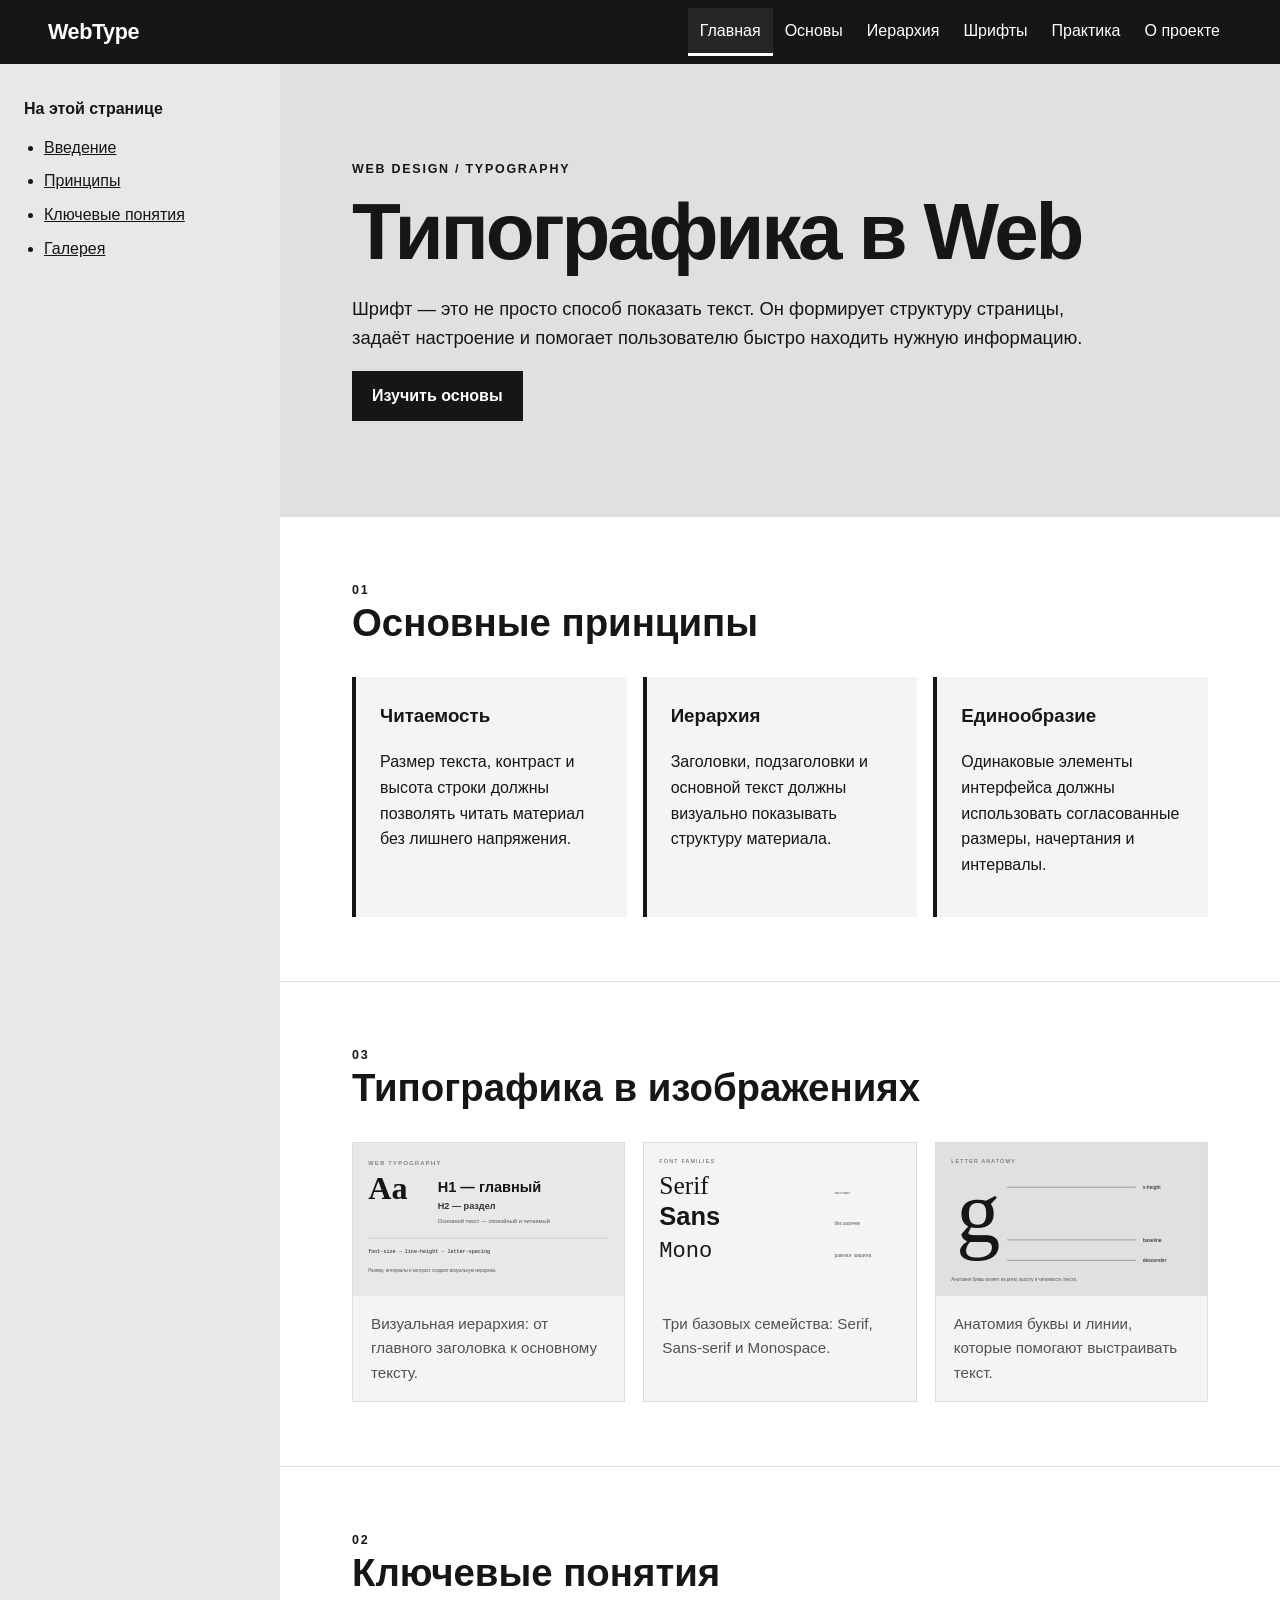
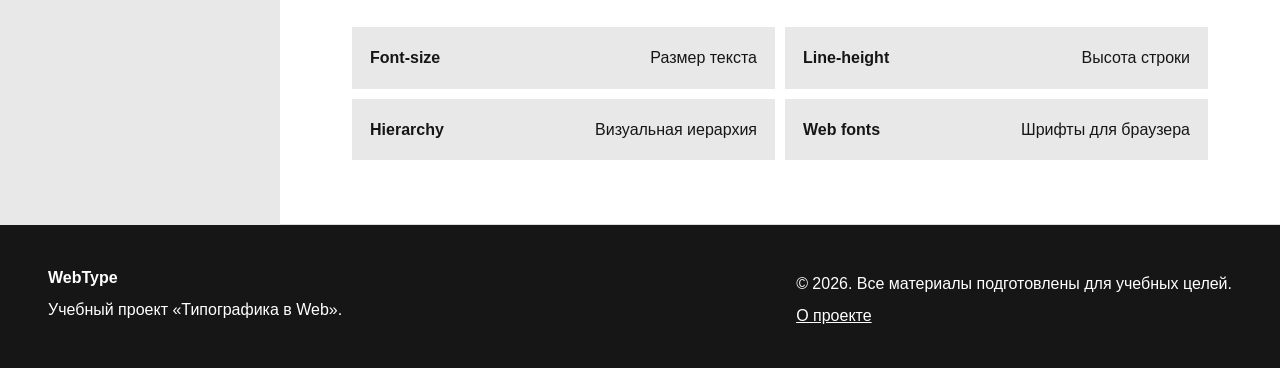
<file: index.html>
<!doctype html>
<html lang="ru">
<head>
  <meta charset="utf-8">
  <meta name="viewport" content="width=device-width, initial-scale=1">
  <title>WebType — Типографика в Web</title>
  <meta name="description" content="Учебный сайт о типографике в веб-разработке.">
  <link rel="stylesheet" href="https://1.www.s81c.com/common/carbon/2.40.0/css/carbon-components.min.css">
  <link rel="stylesheet" href="css/style.css">
  <script defer src="js/main.js"></script>
</head>
<body>
<header class="site-header">
  <div class="header-inner">
    <a class="logo" href="index.html">WebType</a>
    <button class="menu-button" type="button" aria-label="Открыть меню" aria-expanded="false" aria-controls="main-nav">Меню</button>
    <nav id="main-nav" class="main-nav" aria-label="Основная навигация">
      <a class="nav-link active" href="index.html">Главная</a>
      <a class="nav-link" href="basics.html">Основы</a>
      <a class="nav-link" href="hierarchy.html">Иерархия</a>
      <a class="nav-link" href="fonts.html">Шрифты</a>
      <a class="nav-link" href="practice.html">Практика</a>
      <a class="nav-link" href="about.html">О проекте</a>
    </nav>
  </div>
</header>

<div class="layout">
  <aside class="sidebar" aria-label="Разделы сайта">
    <h2>На этой странице</h2>
    <ul>
      <li><a href="#intro">Введение</a></li>
      <li><a href="#principles">Принципы</a></li>
      <li><a href="#cards">Ключевые понятия</a></li>
      <li><a href="#gallery">Галерея</a></li>
    </ul>
  </aside>

  <main class="content">
    <section id="intro" class="hero">
      <p class="eyebrow">WEB DESIGN / TYPOGRAPHY</p>
      <h1>Типографика в Web</h1>
      <p class="lead">Шрифт — это не просто способ показать текст. Он формирует структуру страницы, задаёт настроение и помогает пользователю быстро находить нужную информацию.</p>
      <a class="button" href="basics.html">Изучить основы</a>
    </section>

    <section id="principles" class="section">
      <div class="section-heading">
        <p class="eyebrow">01</p>
        <h2>Основные принципы</h2>
      </div>
      <div class="principles-grid">
        <article class="info-card"><h3>Читаемость</h3><p>Размер текста, контраст и высота строки должны позволять читать материал без лишнего напряжения.</p></article>
        <article class="info-card"><h3>Иерархия</h3><p>Заголовки, подзаголовки и основной текст должны визуально показывать структуру материала.</p></article>
        <article class="info-card"><h3>Единообразие</h3><p>Одинаковые элементы интерфейса должны использовать согласованные размеры, начертания и интервалы.</p></article>
      </div>
    </section>


    <section id="gallery" class="section">
      <div class="section-heading"><p class="eyebrow">03</p><h2>Типографика в изображениях</h2></div>
      <div class="image-gallery">
        <figure class="image-card">
          <img src="images/typography-hierarchy.svg" alt="Пример визуальной типографической иерархии">
          <figcaption>Визуальная иерархия: от главного заголовка к основному тексту.</figcaption>
        </figure>
        <figure class="image-card">
          <img src="images/font-families.svg" alt="Сравнение семейств Serif, Sans и Mono">
          <figcaption>Три базовых семейства: Serif, Sans-serif и Monospace.</figcaption>
        </figure>
        <figure class="image-card">
          <img src="images/letter-anatomy.svg" alt="Анатомия буквы и основные линии текста">
          <figcaption>Анатомия буквы и линии, которые помогают выстраивать текст.</figcaption>
        </figure>
      </div>
    </section>

    <section id="cards" class="section">
      <div class="section-heading"><p class="eyebrow">02</p><h2>Ключевые понятия</h2></div>
      <div class="concept-list">
        <a class="concept" href="basics.html"><strong>Font-size</strong><span>Размер текста</span></a>
        <a class="concept" href="basics.html"><strong>Line-height</strong><span>Высота строки</span></a>
        <a class="concept" href="hierarchy.html"><strong>Hierarchy</strong><span>Визуальная иерархия</span></a>
        <a class="concept" href="fonts.html"><strong>Web fonts</strong><span>Шрифты для браузера</span></a>
      </div>
    </section>
  </main>
</div>

<footer class="site-footer">
  <div><strong>WebType</strong><p>Учебный проект «Типографика в Web».</p></div>
  <div><p>© 2026. Все материалы подготовлены для учебных целей.</p><a href="about.html">О проекте</a></div>
</footer>
</body>
</html>
</file>
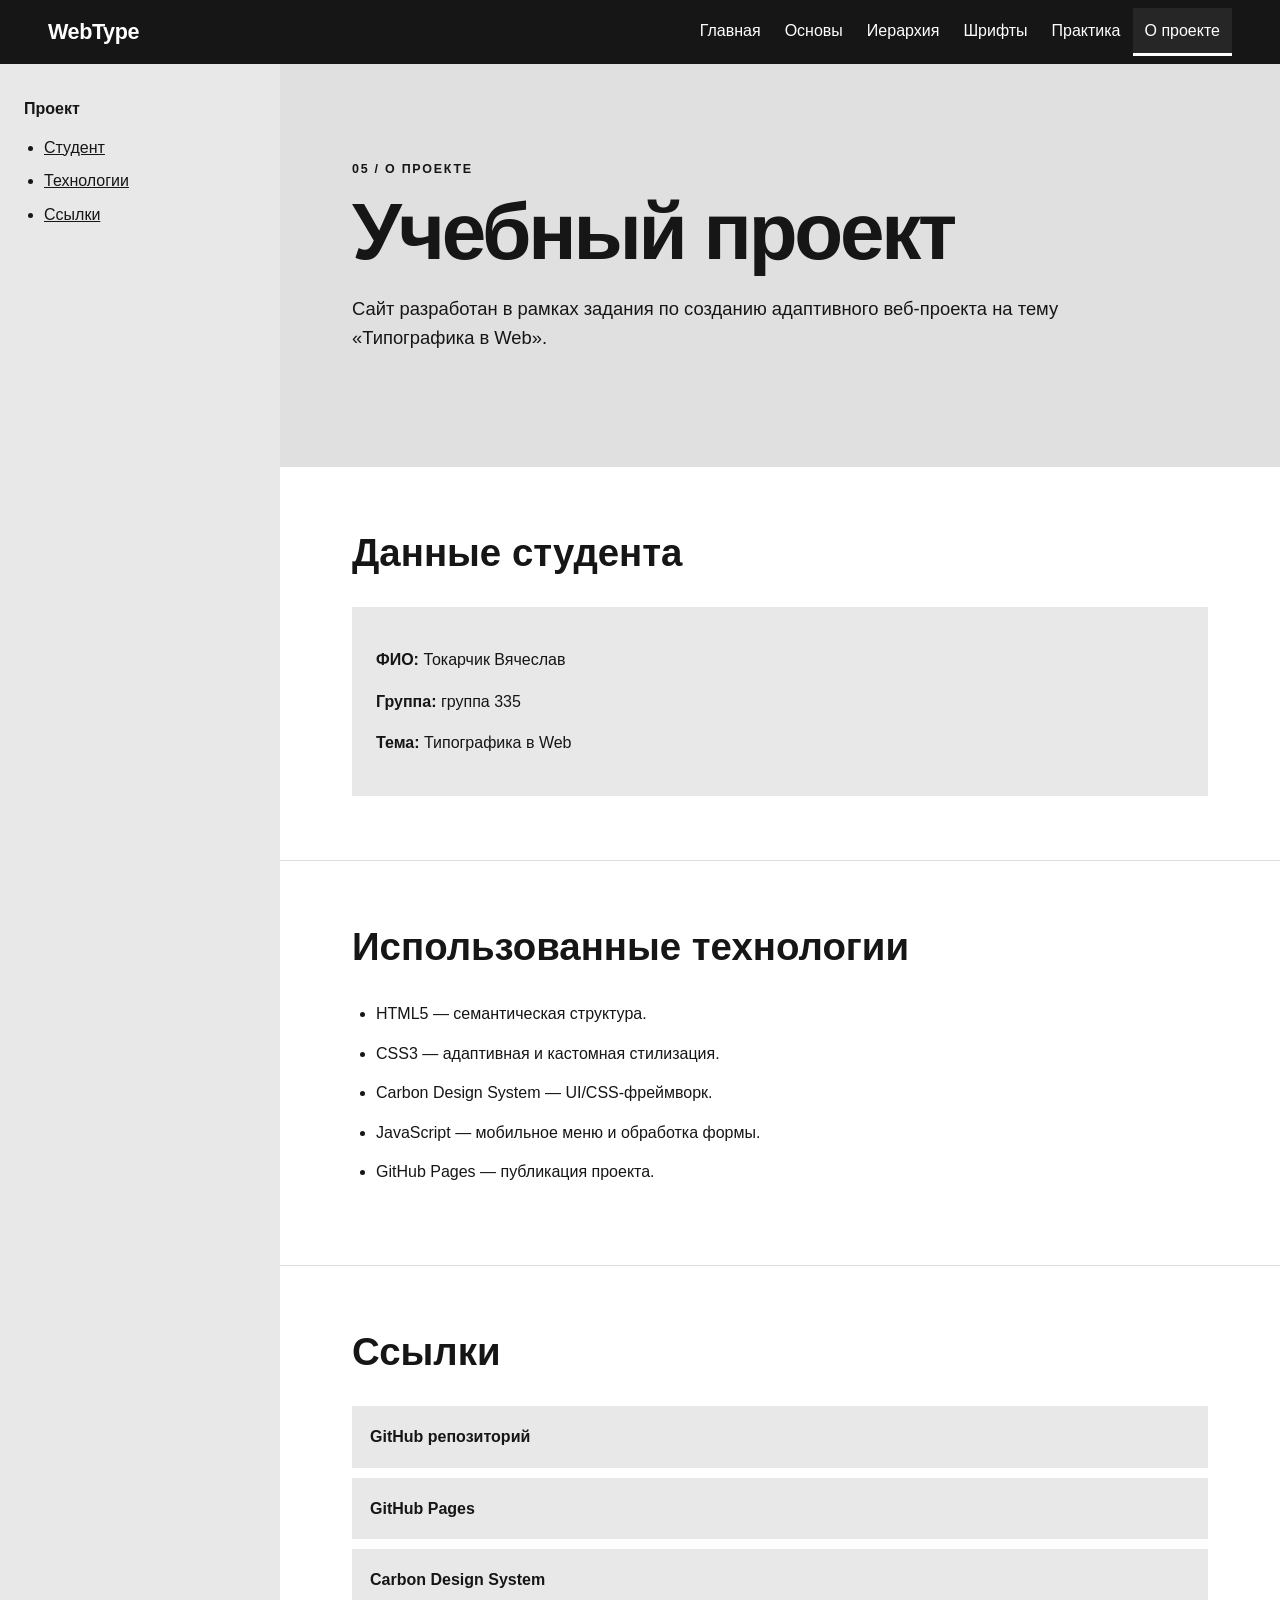
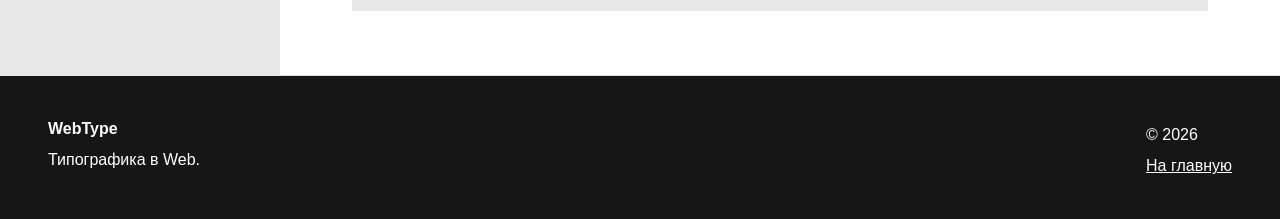
<file: about.html>
<!doctype html>
<html lang="ru"><head><meta charset="utf-8"><meta name="viewport" content="width=device-width, initial-scale=1"><title>О проекте — WebType</title>
<link rel="stylesheet" href="https://1.www.s81c.com/common/carbon/2.40.0/css/carbon-components.min.css"><link rel="stylesheet" href="css/style.css"><script defer src="js/main.js"></script></head>
<body><header class="site-header"><div class="header-inner"><a class="logo" href="index.html">WebType</a><button class="menu-button" type="button" aria-label="Открыть меню" aria-expanded="false" aria-controls="main-nav">Меню</button><nav id="main-nav" class="main-nav" aria-label="Основная навигация">
<a class="nav-link" href="index.html">Главная</a><a class="nav-link" href="basics.html">Основы</a><a class="nav-link" href="hierarchy.html">Иерархия</a><a class="nav-link" href="fonts.html">Шрифты</a><a class="nav-link" href="practice.html">Практика</a><a class="nav-link active" href="about.html">О проекте</a></nav></div></header>
<div class="layout"><aside class="sidebar"><h2>Проект</h2><ul><li><a href="#student">Студент</a></li><li><a href="#stack">Технологии</a></li><li><a href="#links">Ссылки</a></li></ul></aside>
<main class="content"><section class="page-title"><p class="eyebrow">05 / О ПРОЕКТЕ</p><h1>Учебный проект</h1><p class="lead">Сайт разработан в рамках задания по созданию адаптивного веб-проекта на тему «Типографика в Web».</p></section>
<section id="student" class="section"><h2>Данные студента</h2><div class="student-card"><p><strong>ФИО:</strong> Токарчик Вячеслав</p><p><strong>Группа:</strong> группа 335</p><p><strong>Тема:</strong> Типографика в Web</p></div></section>
<section id="stack" class="section"><h2>Использованные технологии</h2><ul class="feature-list"><li>HTML5 — семантическая структура.</li><li>CSS3 — адаптивная и кастомная стилизация.</li><li>Carbon Design System — UI/CSS-фреймворк.</li><li>JavaScript — мобильное меню и обработка формы.</li><li>GitHub Pages — публикация проекта.</li></ul></section>
<section id="links" class="section"><h2>Ссылки</h2><div class="links-grid"><a href="https://github.com/" target="_blank" rel="noopener">GitHub репозиторий</a><a href="https://pages.github.com/" target="_blank" rel="noopener">GitHub Pages</a><a href="https://carbondesignsystem.com/" target="_blank" rel="noopener">Carbon Design System</a></div></section></main></div>
<footer class="site-footer"><div><strong>WebType</strong><p>Типографика в Web.</p></div><div><p>© 2026</p><a href="index.html">На главную</a></div></footer></body></html>
</file>
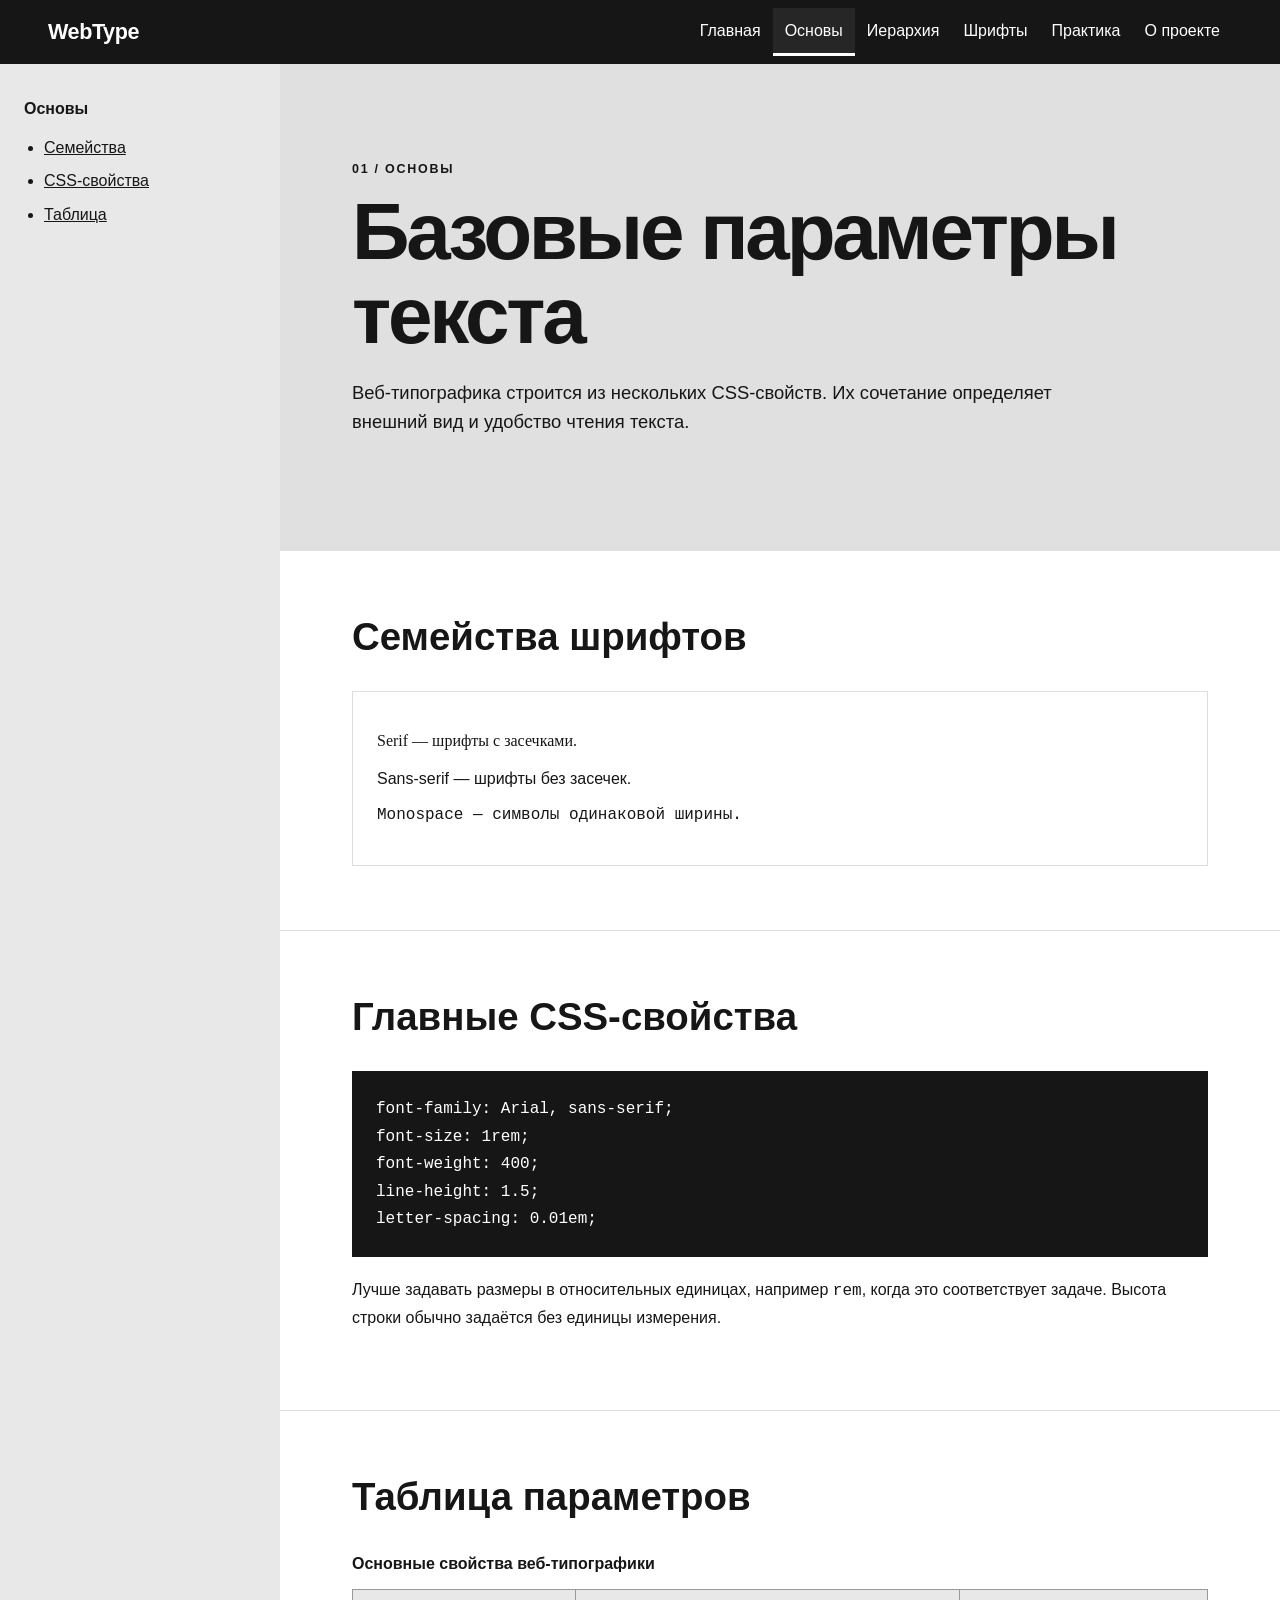
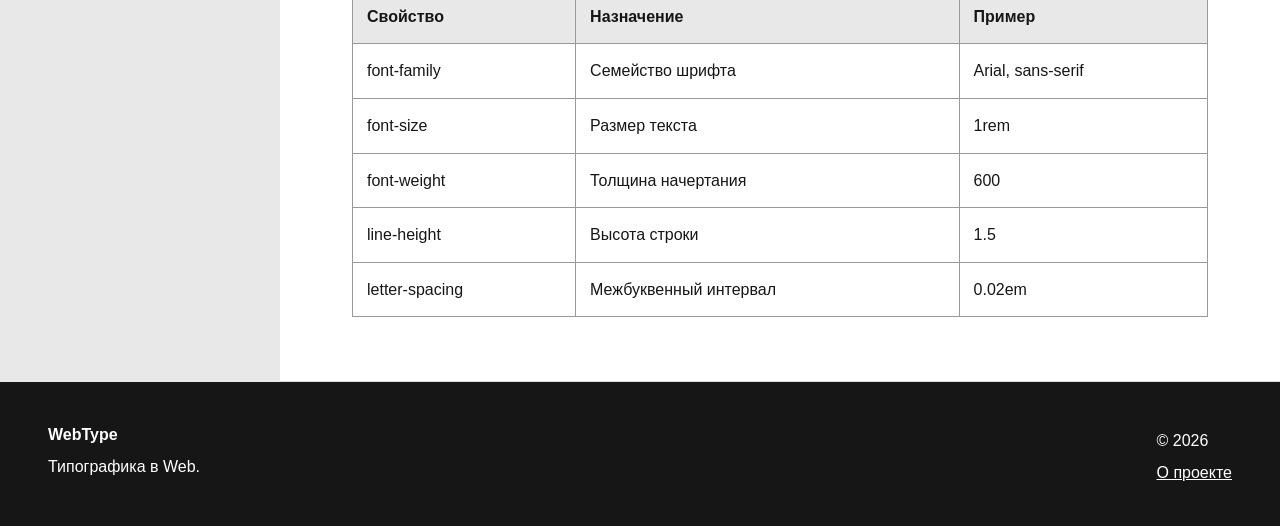
<file: basics.html>
<!doctype html>
<html lang="ru">
<head>
<meta charset="utf-8"><meta name="viewport" content="width=device-width, initial-scale=1">
<title>Основы — WebType</title>
<link rel="stylesheet" href="https://1.www.s81c.com/common/carbon/2.40.0/css/carbon-components.min.css">
<link rel="stylesheet" href="css/style.css"><script defer src="js/main.js"></script>
</head>
<body>
<header class="site-header"><div class="header-inner"><a class="logo" href="index.html">WebType</a><button class="menu-button" type="button" aria-label="Открыть меню" aria-expanded="false" aria-controls="main-nav">Меню</button><nav id="main-nav" class="main-nav" aria-label="Основная навигация">
<a class="nav-link" href="index.html">Главная</a><a class="nav-link active" href="basics.html">Основы</a><a class="nav-link" href="hierarchy.html">Иерархия</a><a class="nav-link" href="fonts.html">Шрифты</a><a class="nav-link" href="practice.html">Практика</a><a class="nav-link" href="about.html">О проекте</a>
</nav></div></header>
<div class="layout"><aside class="sidebar"><h2>Основы</h2><ul><li><a href="#family">Семейства</a></li><li><a href="#properties">CSS-свойства</a></li><li><a href="#table">Таблица</a></li></ul></aside>
<main class="content"><section class="page-title"><p class="eyebrow">01 / ОСНОВЫ</p><h1>Базовые параметры текста</h1><p class="lead">Веб-типографика строится из нескольких CSS-свойств. Их сочетание определяет внешний вид и удобство чтения текста.</p></section>
<section id="family" class="section"><h2>Семейства шрифтов</h2><div class="type-demo"><p class="serif">Serif — шрифты с засечками.</p><p class="sans">Sans-serif — шрифты без засечек.</p><p class="mono">Monospace — символы одинаковой ширины.</p></div></section>
<section id="properties" class="section"><h2>Главные CSS-свойства</h2><div class="code-card"><code>font-family: Arial, sans-serif;<br>font-size: 1rem;<br>font-weight: 400;<br>line-height: 1.5;<br>letter-spacing: 0.01em;</code></div><p>Лучше задавать размеры в относительных единицах, например <code>rem</code>, когда это соответствует задаче. Высота строки обычно задаётся без единицы измерения.</p></section>
<section id="table" class="section"><h2>Таблица параметров</h2><div class="table-wrap"><table><caption>Основные свойства веб-типографики</caption><thead><tr><th>Свойство</th><th>Назначение</th><th>Пример</th></tr></thead><tbody>
<tr><td>font-family</td><td>Семейство шрифта</td><td>Arial, sans-serif</td></tr>
<tr><td>font-size</td><td>Размер текста</td><td>1rem</td></tr>
<tr><td>font-weight</td><td>Толщина начертания</td><td>600</td></tr>
<tr><td>line-height</td><td>Высота строки</td><td>1.5</td></tr>
<tr><td>letter-spacing</td><td>Межбуквенный интервал</td><td>0.02em</td></tr>
</tbody></table></div></section></main></div>
<footer class="site-footer"><div><strong>WebType</strong><p>Типографика в Web.</p></div><div><p>© 2026</p><a href="about.html">О проекте</a></div></footer>
</body></html>
</file>
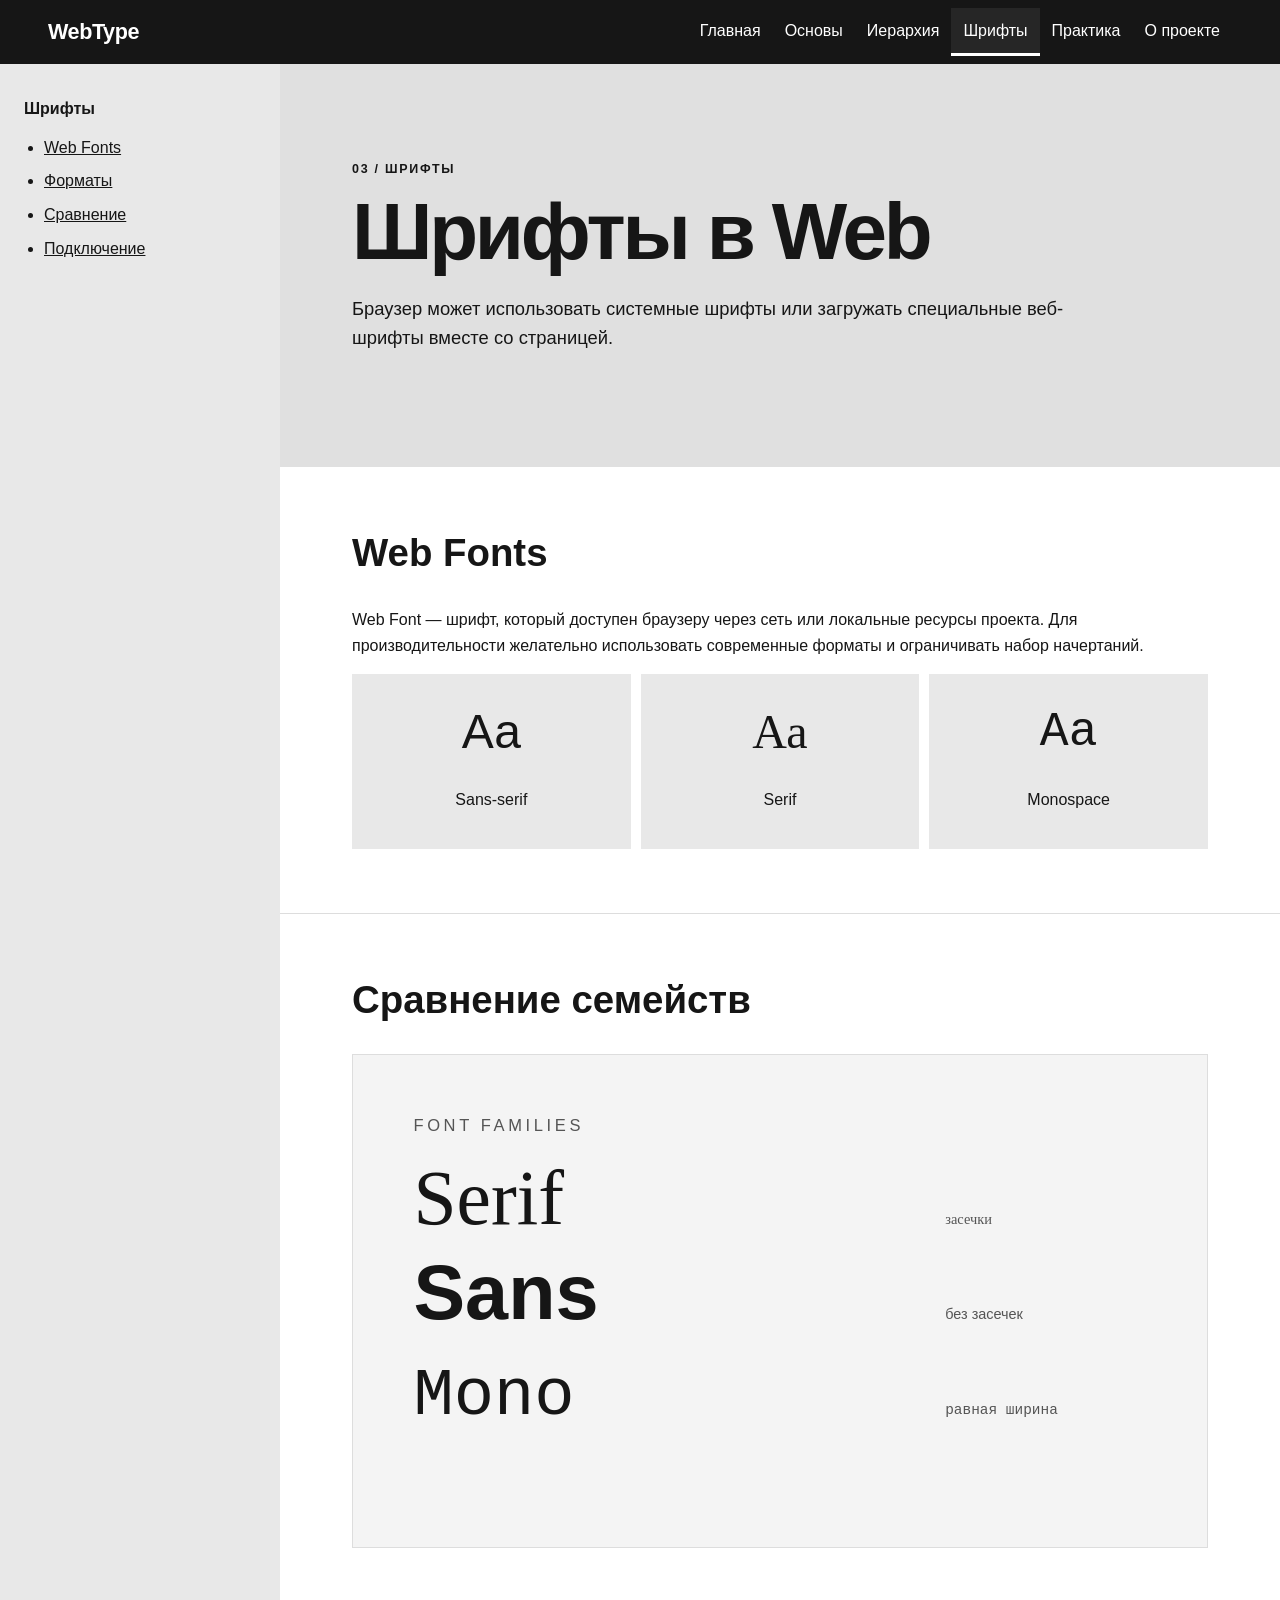
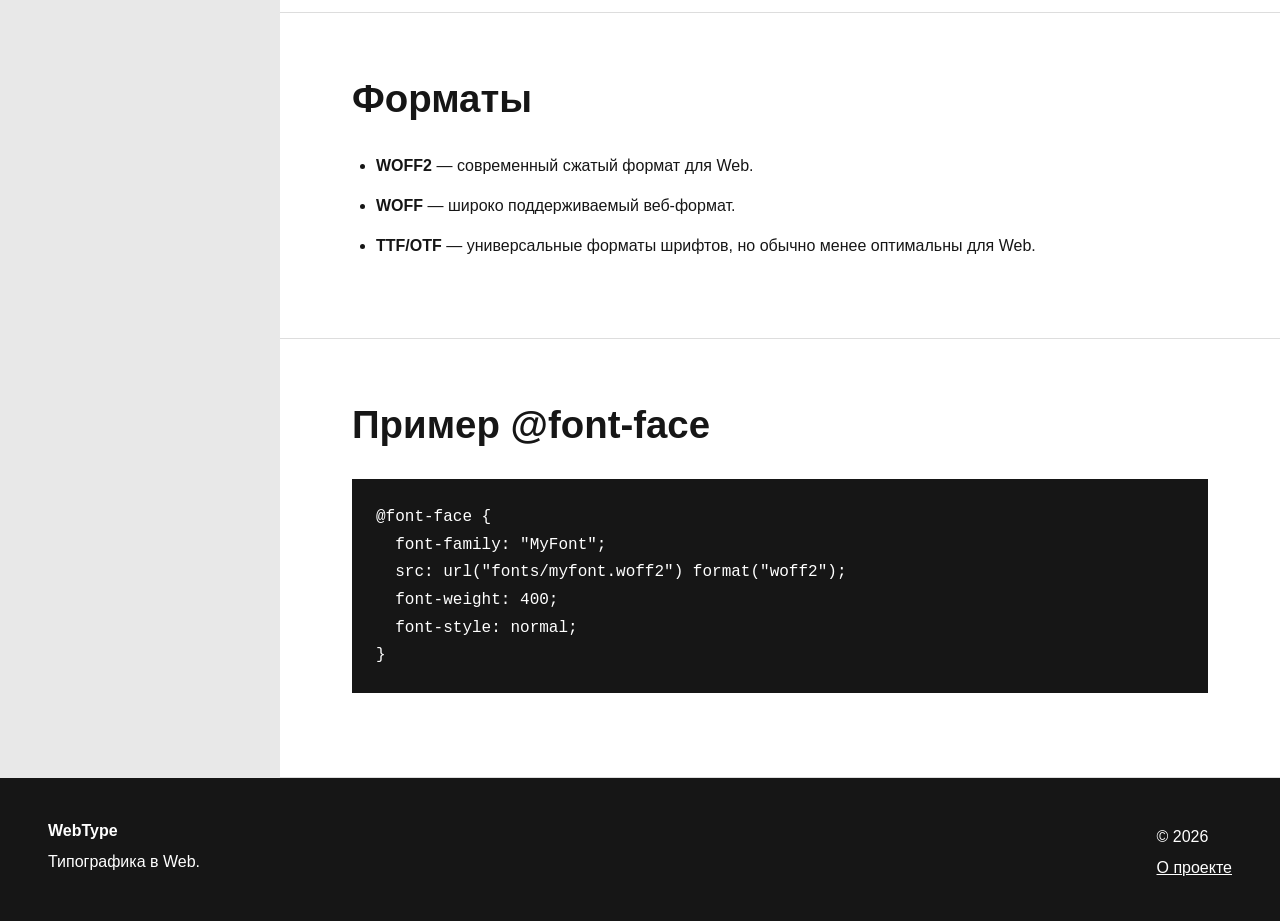
<file: fonts.html>
<!doctype html>
<html lang="ru"><head><meta charset="utf-8"><meta name="viewport" content="width=device-width, initial-scale=1"><title>Шрифты — WebType</title>
<link rel="stylesheet" href="https://1.www.s81c.com/common/carbon/2.40.0/css/carbon-components.min.css"><link rel="stylesheet" href="css/style.css"><script defer src="js/main.js"></script></head>
<body><header class="site-header"><div class="header-inner"><a class="logo" href="index.html">WebType</a><button class="menu-button" type="button" aria-label="Открыть меню" aria-expanded="false" aria-controls="main-nav">Меню</button><nav id="main-nav" class="main-nav" aria-label="Основная навигация">
<a class="nav-link" href="index.html">Главная</a><a class="nav-link" href="basics.html">Основы</a><a class="nav-link" href="hierarchy.html">Иерархия</a><a class="nav-link active" href="fonts.html">Шрифты</a><a class="nav-link" href="practice.html">Практика</a><a class="nav-link" href="about.html">О проекте</a></nav></div></header>
<div class="layout"><aside class="sidebar"><h2>Шрифты</h2><ul><li><a href="#webfonts">Web Fonts</a></li><li><a href="#formats">Форматы</a></li><li><a href="#font-image">Сравнение</a></li><li><a href="#code">Подключение</a></li></ul></aside>
<main class="content"><section class="page-title"><p class="eyebrow">03 / ШРИФТЫ</p><h1>Шрифты в Web</h1><p class="lead">Браузер может использовать системные шрифты или загружать специальные веб-шрифты вместе со страницей.</p></section>
<section id="webfonts" class="section"><h2>Web Fonts</h2><p>Web Font — шрифт, который доступен браузеру через сеть или локальные ресурсы проекта. Для производительности желательно использовать современные форматы и ограничивать набор начертаний.</p><div class="font-showcase"><div><span>Аа</span><p>Sans-serif</p></div><div><span class="serif">Аа</span><p>Serif</p></div><div><span class="mono">Аа</span><p>Monospace</p></div></div></section>
<section id="font-image" class="section"><h2>Сравнение семейств</h2>
<div class="single-image"><img src="images/font-families.svg" alt="Сравнение шрифтовых семейств"></div>
</section>
<section id="formats" class="section"><h2>Форматы</h2><ul class="feature-list"><li><strong>WOFF2</strong> — современный сжатый формат для Web.</li><li><strong>WOFF</strong> — широко поддерживаемый веб-формат.</li><li><strong>TTF/OTF</strong> — универсальные форматы шрифтов, но обычно менее оптимальны для Web.</li></ul></section>
<section id="code" class="section"><h2>Пример @font-face</h2><div class="code-card"><code>@font-face {<br>&nbsp;&nbsp;font-family: "MyFont";<br>&nbsp;&nbsp;src: url("fonts/myfont.woff2") format("woff2");<br>&nbsp;&nbsp;font-weight: 400;<br>&nbsp;&nbsp;font-style: normal;<br>}</code></div></section></main></div>
<footer class="site-footer"><div><strong>WebType</strong><p>Типографика в Web.</p></div><div><p>© 2026</p><a href="about.html">О проекте</a></div></footer></body></html>
</file>
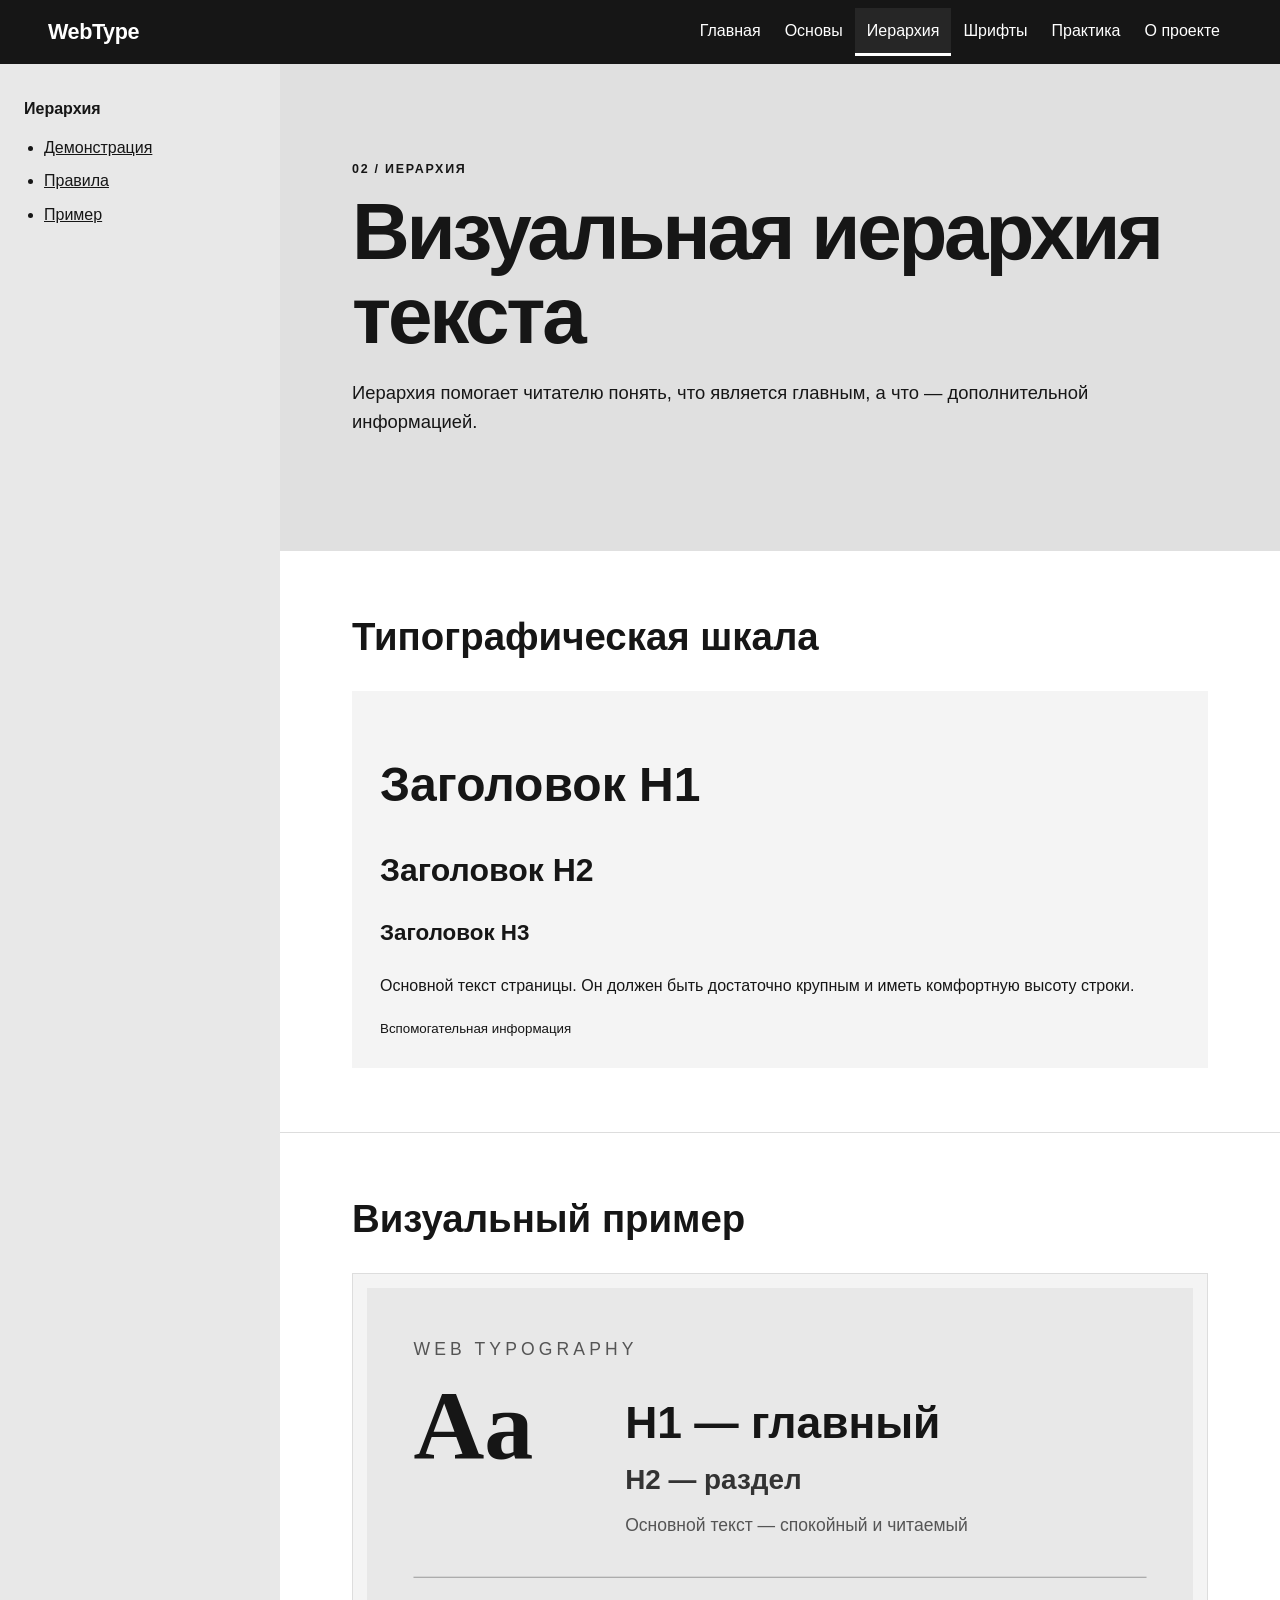
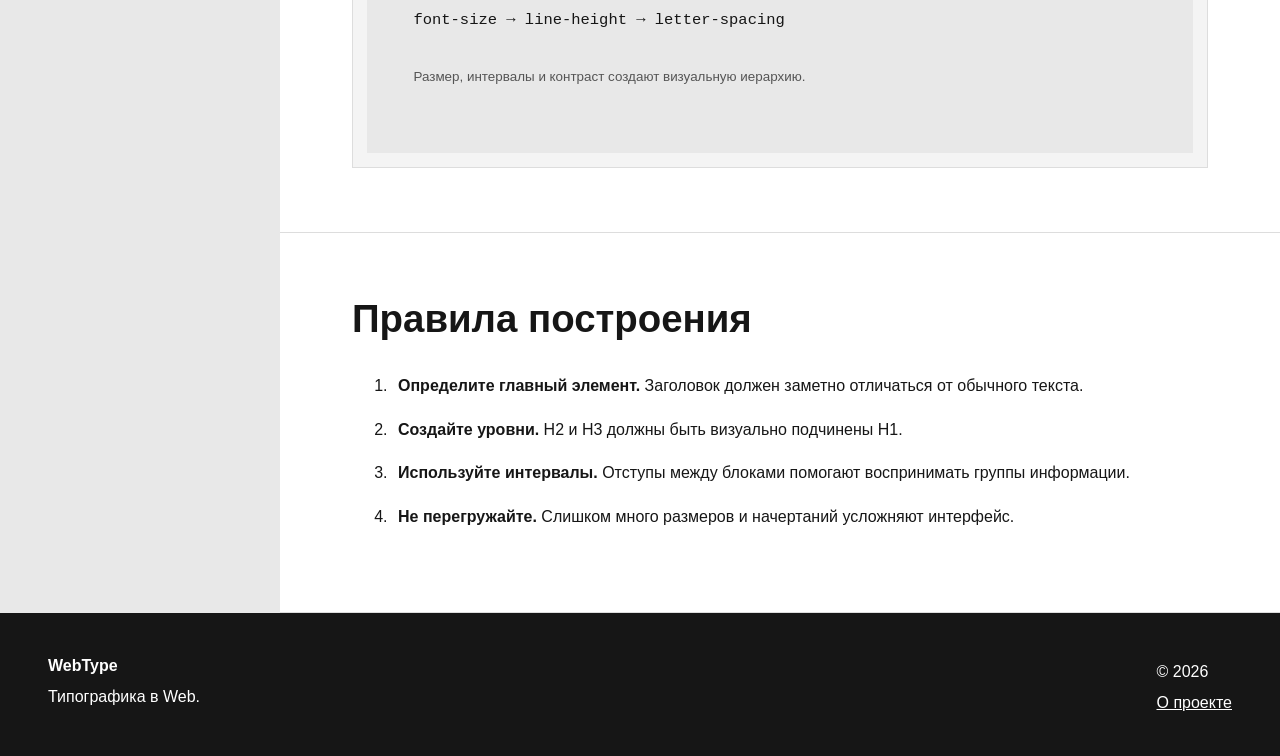
<file: hierarchy.html>
<!doctype html>
<html lang="ru"><head><meta charset="utf-8"><meta name="viewport" content="width=device-width, initial-scale=1"><title>Иерархия — WebType</title>
<link rel="stylesheet" href="https://1.www.s81c.com/common/carbon/2.40.0/css/carbon-components.min.css"><link rel="stylesheet" href="css/style.css"><script defer src="js/main.js"></script></head>
<body><header class="site-header"><div class="header-inner"><a class="logo" href="index.html">WebType</a><button class="menu-button" type="button" aria-label="Открыть меню" aria-expanded="false" aria-controls="main-nav">Меню</button><nav id="main-nav" class="main-nav" aria-label="Основная навигация">
<a class="nav-link" href="index.html">Главная</a><a class="nav-link" href="basics.html">Основы</a><a class="nav-link active" href="hierarchy.html">Иерархия</a><a class="nav-link" href="fonts.html">Шрифты</a><a class="nav-link" href="practice.html">Практика</a><a class="nav-link" href="about.html">О проекте</a></nav></div></header>
<div class="layout"><aside class="sidebar"><h2>Иерархия</h2><ul><li><a href="#demo">Демонстрация</a></li><li><a href="#rules">Правила</a></li><li><a href="#visual-example">Пример</a></li></ul></aside>
<main class="content"><section class="page-title"><p class="eyebrow">02 / ИЕРАРХИЯ</p><h1>Визуальная иерархия текста</h1><p class="lead">Иерархия помогает читателю понять, что является главным, а что — дополнительной информацией.</p></section>
<section id="demo" class="section"><h2>Типографическая шкала</h2><div class="hierarchy-demo"><h1>Заголовок H1</h1><h2>Заголовок H2</h2><h3>Заголовок H3</h3><p>Основной текст страницы. Он должен быть достаточно крупным и иметь комфортную высоту строки.</p><small>Вспомогательная информация</small></div></section>
<section id="visual-example" class="section"><h2>Визуальный пример</h2>
<div class="single-image"><img src="images/typography-hierarchy.svg" alt="Пример типографической иерархии"></div>
</section>
<section id="rules" class="section"><h2>Правила построения</h2><ol class="number-list"><li><strong>Определите главный элемент.</strong> Заголовок должен заметно отличаться от обычного текста.</li><li><strong>Создайте уровни.</strong> H2 и H3 должны быть визуально подчинены H1.</li><li><strong>Используйте интервалы.</strong> Отступы между блоками помогают воспринимать группы информации.</li><li><strong>Не перегружайте.</strong> Слишком много размеров и начертаний усложняют интерфейс.</li></ol></section></main></div>
<footer class="site-footer"><div><strong>WebType</strong><p>Типографика в Web.</p></div><div><p>© 2026</p><a href="about.html">О проекте</a></div></footer></body></html>
</file>
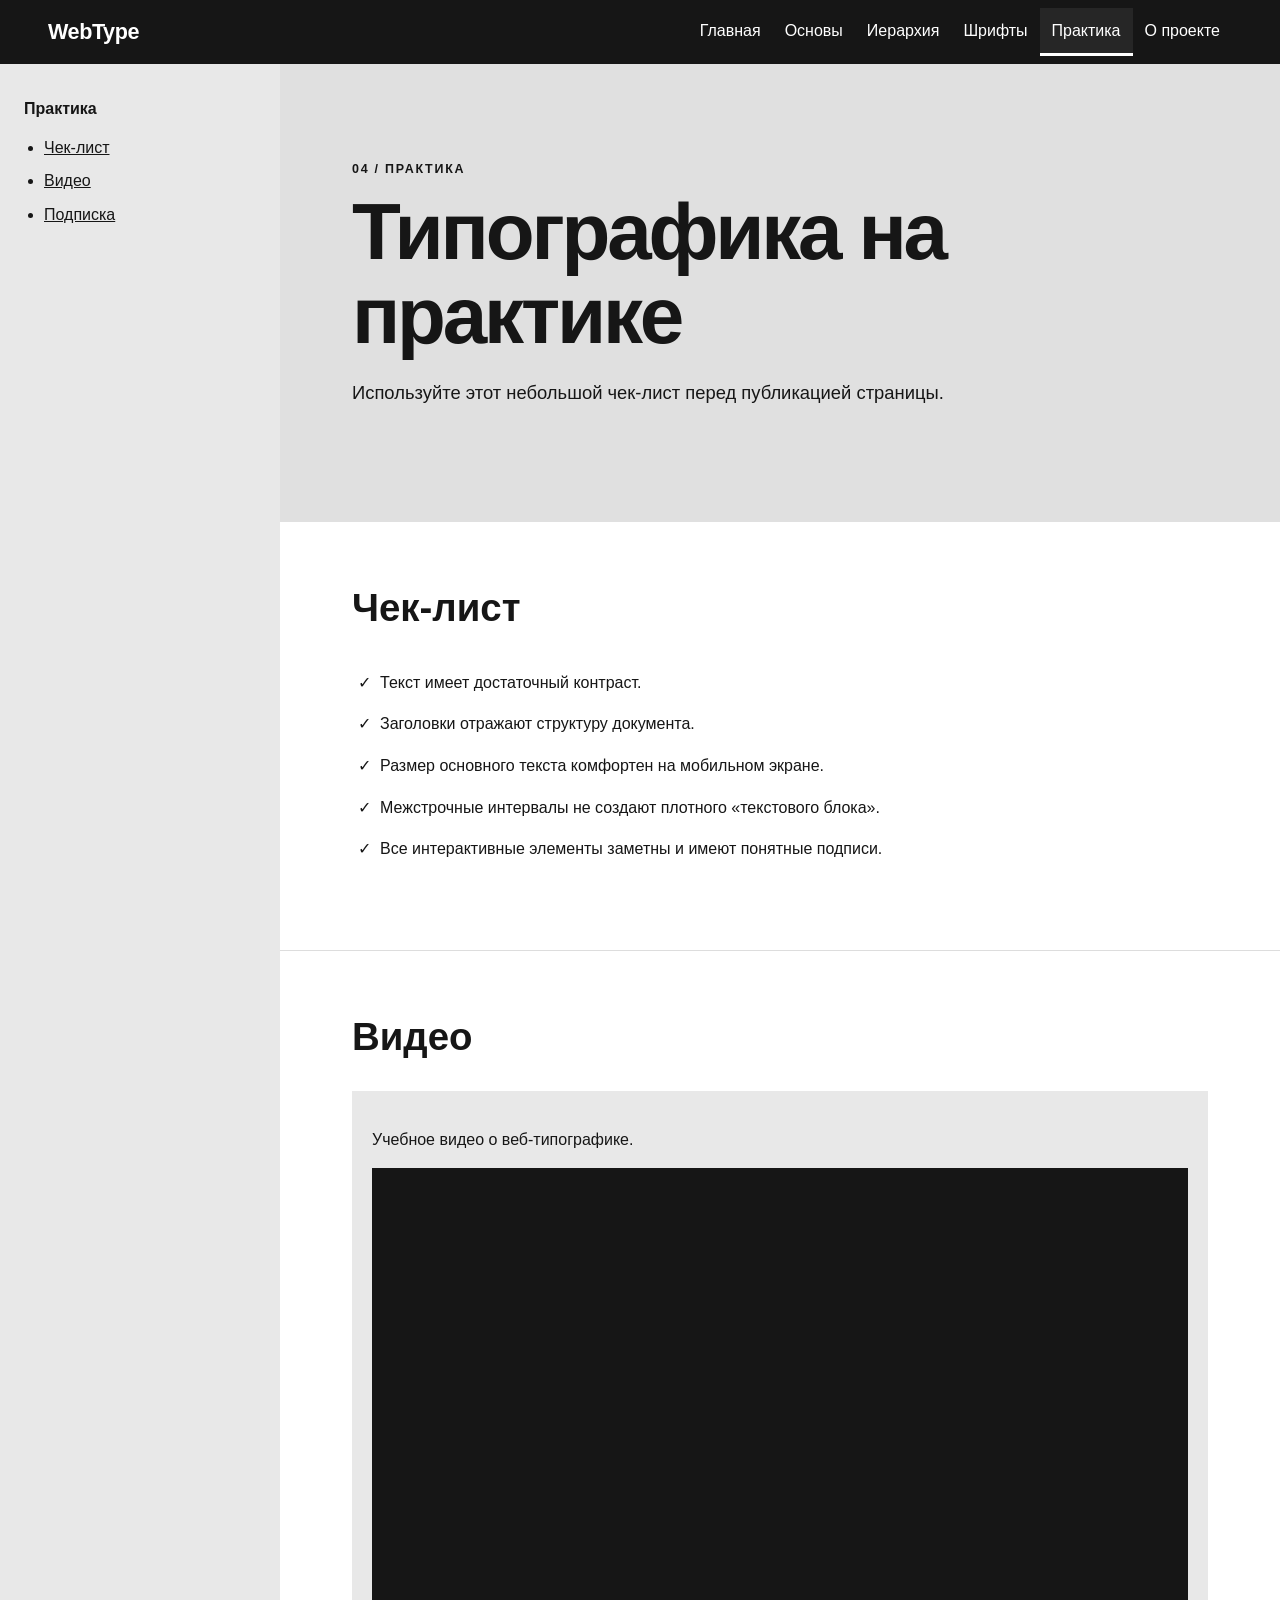
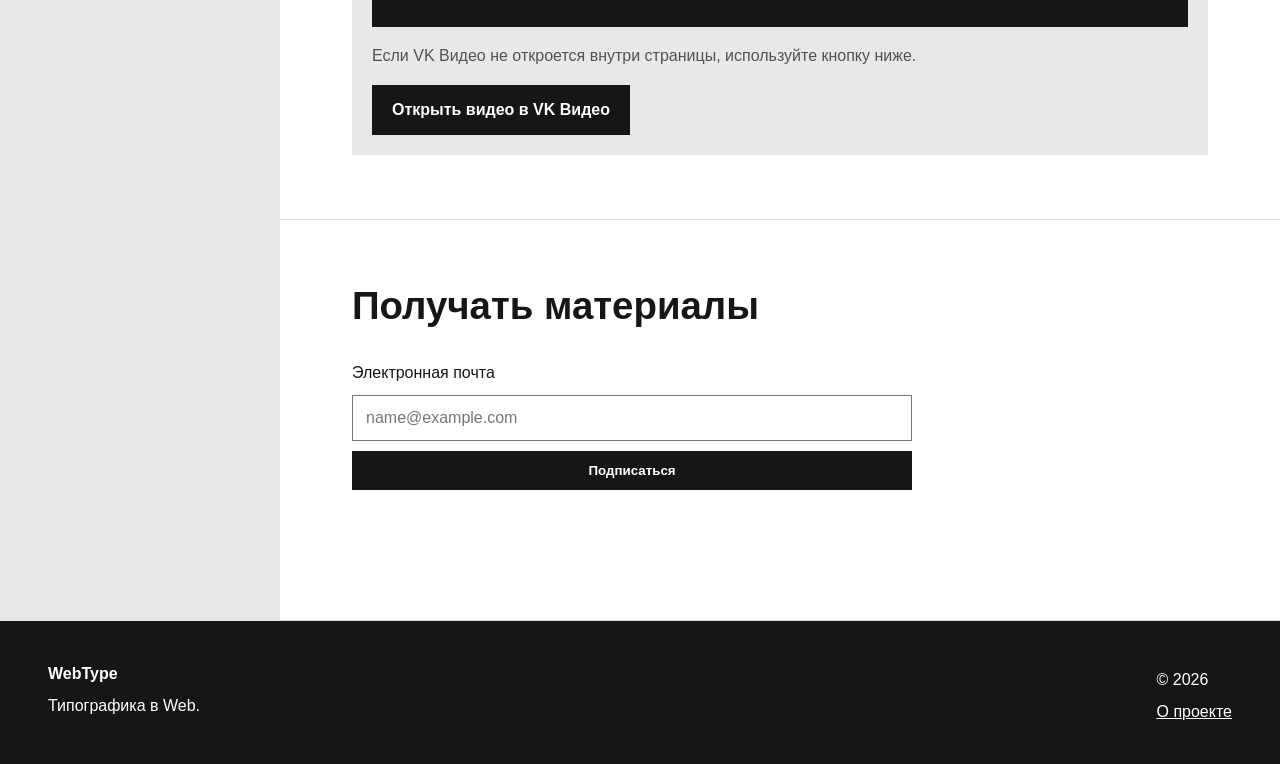
<file: practice.html>
<!doctype html>
<html lang="ru"><head><meta charset="utf-8"><meta name="viewport" content="width=device-width, initial-scale=1"><title>Практика — WebType</title>
<link rel="stylesheet" href="https://1.www.s81c.com/common/carbon/2.40.0/css/carbon-components.min.css"><link rel="stylesheet" href="css/style.css"><script defer src="js/main.js"></script></head>
<body><header class="site-header"><div class="header-inner"><a class="logo" href="index.html">WebType</a><button class="menu-button" type="button" aria-label="Открыть меню" aria-expanded="false" aria-controls="main-nav">Меню</button><nav id="main-nav" class="main-nav" aria-label="Основная навигация">
<a class="nav-link" href="index.html">Главная</a><a class="nav-link" href="basics.html">Основы</a><a class="nav-link" href="hierarchy.html">Иерархия</a><a class="nav-link" href="fonts.html">Шрифты</a><a class="nav-link active" href="practice.html">Практика</a><a class="nav-link" href="about.html">О проекте</a></nav></div></header>
<div class="layout"><aside class="sidebar"><h2>Практика</h2><ul><li><a href="#checklist">Чек-лист</a></li><li><a href="#video">Видео</a></li><li><a href="#subscribe">Подписка</a></li></ul></aside>
<main class="content"><section class="page-title"><p class="eyebrow">04 / ПРАКТИКА</p><h1>Типографика на практике</h1><p class="lead">Используйте этот небольшой чек-лист перед публикацией страницы.</p></section>
<section id="checklist" class="section"><h2>Чек-лист</h2><ul class="check-list"><li>Текст имеет достаточный контраст.</li><li>Заголовки отражают структуру документа.</li><li>Размер основного текста комфортен на мобильном экране.</li><li>Межстрочные интервалы не создают плотного «текстового блока».</li><li>Все интерактивные элементы заметны и имеют понятные подписи.</li></ul></section>
<section id="video" class="section"><h2>Видео</h2>
<div class="video-placeholder">
  <p>Учебное видео о веб-типографике.</p>
  <div class="video-frame">
    <iframe src="https://vkvideo.ru/video_ext.php?oid=-211570976&id=456239614&hash=f20c46823e837a8f&hd=4" width="1920" height="1080" allow="autoplay; encrypted-media; fullscreen; picture-in-picture; screen-wake-lock;" frameborder="0" allowfullscreen></iframe>
  </div>
  <p class="muted">Если VK Видео не откроется внутри страницы, используйте кнопку ниже.</p>
  <a class="button" href="https://vkvideo.ru/video-211570976_456239614" target="_blank" rel="noopener">Открыть видео в VK Видео</a>
</div>
</section>
<section id="subscribe" class="section"><h2>Получать материалы</h2><form class="subscribe-form" id="subscribe-form"><label for="email">Электронная почта</label><input id="email" name="email" type="email" placeholder="name@example.com" required><button class="button" type="submit">Подписаться</button><p id="form-message" class="form-message" aria-live="polite"></p></form></section></main></div>
<footer class="site-footer"><div><strong>WebType</strong><p>Типографика в Web.</p></div><div><p>© 2026</p><a href="about.html">О проекте</a></div></footer></body></html>
</file>
<file: css/style.css>
*{box-sizing:border-box}
html{scroll-behavior:smooth}
body{margin:0;font-family:Arial,Helvetica,sans-serif;color:#161616;background:#f4f4f4;line-height:1.6}
a{color:inherit}
.site-header{background:#161616;color:#fff;position:sticky;top:0;z-index:10}
.header-inner{max-width:1440px;margin:auto;min-height:64px;display:flex;align-items:center;padding:0 20px;gap:24px}
.logo{font-size:1.35rem;font-weight:700;text-decoration:none;letter-spacing:-.02em}
.main-nav{display:none;flex-direction:column;width:100%;padding:10px 0 18px}
.nav-link{text-decoration:none;padding:10px 12px;border-left:3px solid transparent}
.nav-link:hover,.nav-link.active{background:#262626;border-left-color:#fff}
.menu-button{margin-left:auto;background:transparent;color:#fff;border:1px solid #777;padding:8px 10px;cursor:pointer;width:44px;height:40px;font-size:0;position:relative}
.menu-button::before,.menu-button::after{content:"";position:absolute;left:10px;width:22px;height:2px;background:#fff;transition:.2s}
.menu-button::before{top:13px;box-shadow:0 6px 0 #fff,0 12px 0 #fff}
.menu-button::after{display:none}
.main-nav.is-open{display:flex}
.layout{max-width:1440px;margin:auto;display:block}
.sidebar{background:#e8e8e8;padding:24px 20px}
.sidebar h2{font-size:1rem;margin-top:0}
.sidebar ul{margin:0;padding-left:20px}
.sidebar li{margin:8px 0}
.content{min-width:0;background:#fff}
.hero,.page-title{padding:56px 24px;background:#e0e0e0}
.hero h1,.page-title h1{font-size:clamp(2.4rem,7vw,5rem);line-height:1.05;letter-spacing:-.04em;margin:10px 0 20px}
.lead{font-size:1.15rem;max-width:760px}
.eyebrow{font-size:.78rem;font-weight:700;letter-spacing:.14em;margin:0;text-transform:uppercase}
.button{display:inline-block;background:#161616;color:#fff;text-decoration:none;border:0;padding:12px 20px;font-weight:700;cursor:pointer}
.section{padding:42px 24px;border-bottom:1px solid #ddd}
.section h2{font-size:clamp(1.6rem,3vw,2.4rem);line-height:1.15;margin-top:0}
.principles-grid{display:grid;gap:16px}
.info-card{padding:24px;background:#f4f4f4;border-left:4px solid #161616}
.info-card h3{margin-top:0}
.concept-list{display:grid;grid-template-columns:1fr;gap:10px}
.concept{display:flex;justify-content:space-between;gap:20px;padding:18px;background:#e8e8e8;text-decoration:none}
.concept:hover{background:#d8d8d8}
.type-demo{border:1px solid #ddd;padding:24px}
.type-demo p{margin:12px 0}
.serif{font-family:Georgia,"Times New Roman",serif}
.sans{font-family:Arial,Helvetica,sans-serif}
.mono{font-family:"Courier New",monospace}
.code-card{background:#161616;color:#fff;padding:24px;overflow:auto;margin:20px 0}
code{font-family:"Courier New",monospace}
.table-wrap{overflow-x:auto}
table{width:100%;border-collapse:collapse;min-width:600px}
caption{text-align:left;font-weight:700;padding-bottom:12px}
th,td{border:1px solid #999;padding:14px;text-align:left}
th{background:#e8e8e8}
.hierarchy-demo{padding:28px;background:#f4f4f4}
.hierarchy-demo h1{font-size:3rem;line-height:1.1}
.hierarchy-demo h2{font-size:2rem}
.hierarchy-demo h3{font-size:1.4rem}
.number-list li{margin:18px 0;padding-left:6px}
.font-showcase{display:grid;grid-template-columns:repeat(3,1fr);gap:10px}
.font-showcase div{background:#e8e8e8;padding:20px;text-align:center}
.font-showcase span{font-size:3rem}
.feature-list{padding-left:24px}
.feature-list li{margin:14px 0}
.check-list{list-style:"✓  ";padding-left:28px}
.check-list li{padding:8px 0}
.video-placeholder{background:#e8e8e8;padding:20px}
.video-placeholder iframe{display:block;width:100%;height:360px;border:0;margin-top:20px;background:#161616}
.muted{color:#525252}
.subscribe-form{max-width:560px;display:grid;gap:10px}
.subscribe-form input{padding:13px;border:1px solid #777;font-size:1rem}
.form-message{min-height:24px;font-weight:700}
.student-card{background:#e8e8e8;padding:24px}
.links-grid{display:grid;gap:10px}
.links-grid a{padding:18px;background:#e8e8e8;text-decoration:none;font-weight:700}
.site-footer{max-width:1440px;margin:auto;background:#161616;color:#fff;padding:32px 24px;display:flex;justify-content:space-between;gap:30px;flex-wrap:wrap}
.site-footer p{margin:6px 0}
.site-footer a{color:#fff}
@media (min-width:768px){
 .header-inner{padding:0 32px}
 .menu-button{display:none}
 .main-nav{display:flex;flex-direction:row;align-items:center;width:auto;margin-left:auto;padding:0}
 .nav-link{border-left:0;border-bottom:3px solid transparent}
 .nav-link:hover,.nav-link.active{border-bottom-color:#fff;border-left:0}
 .layout{display:grid;grid-template-columns:220px 1fr}
 .sidebar{min-height:100%;padding:32px 24px}
 .hero,.page-title{padding:80px 56px}
 .section{padding:56px}
 .principles-grid{grid-template-columns:repeat(3,1fr)}
 .concept-list{grid-template-columns:repeat(2,1fr)}
}
@media (min-width:992px){
 .header-inner{padding:0 48px}
 .layout{grid-template-columns:280px 1fr}
 .hero h1,.page-title h1{max-width:900px}
 .hero,.page-title{padding:96px 72px}
 .section{padding:64px 72px}
 .site-footer{padding:40px 48px}
}

.image-gallery{display:grid;grid-template-columns:1fr;gap:18px}
.image-card{margin:0;background:#f4f4f4;border:1px solid #ddd;overflow:hidden}
.image-card img{display:block;width:100%;height:auto}
.image-card figcaption{padding:16px 18px;font-size:.95rem;color:#525252}
.single-image{background:#f4f4f4;border:1px solid #ddd;padding:14px;overflow:hidden}
.single-image img{display:block;width:100%;height:auto}
.video-frame{position:relative;width:100%;aspect-ratio:16/9;background:#161616;overflow:hidden}
.video-frame iframe{display:block;width:100%;height:100%;border:0}
@media (min-width:768px){
 .image-gallery{grid-template-columns:repeat(3,1fr)}
}
</file>
